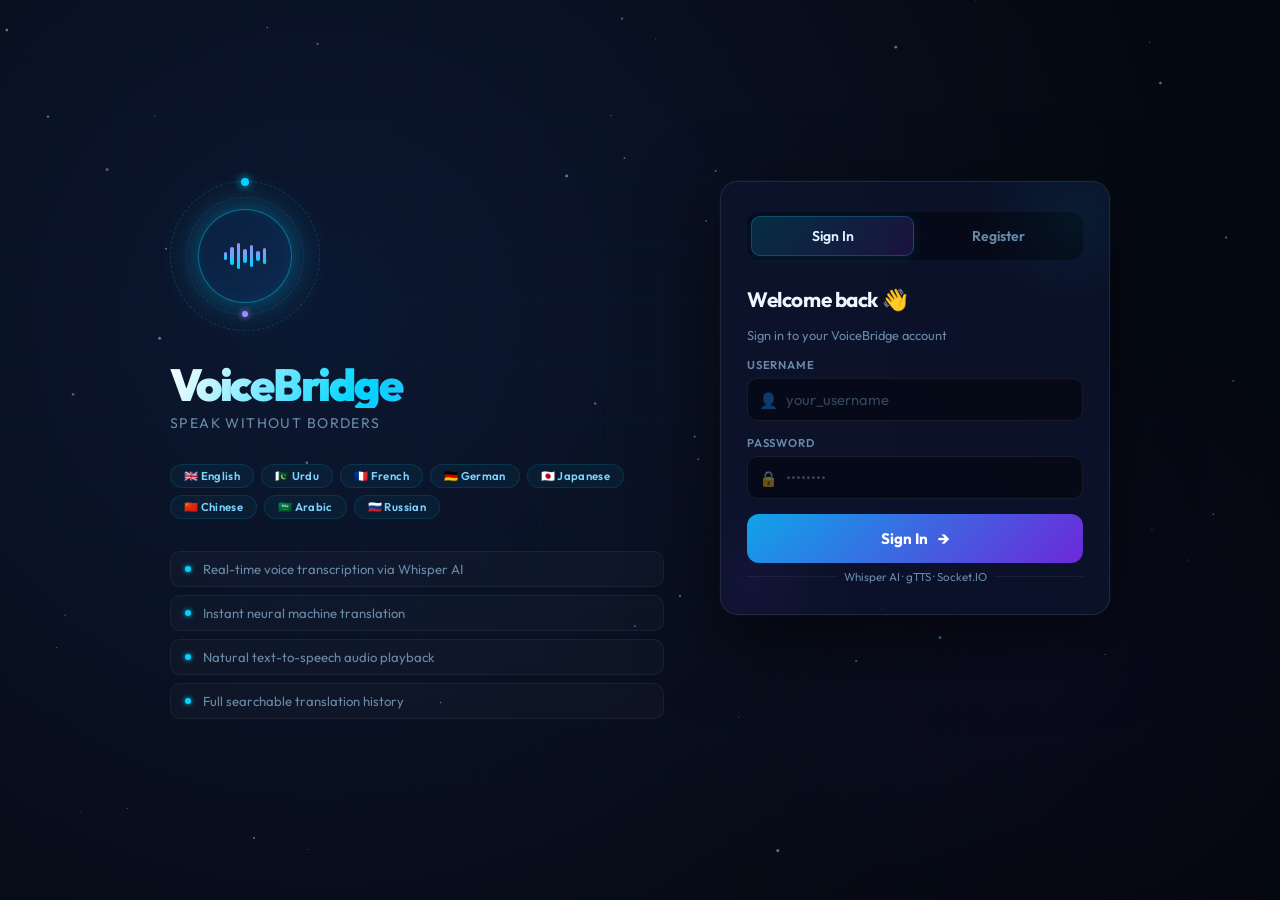
<file: frontend/index.html>
<!DOCTYPE html>
<html lang="en">
<head>
  <meta charset="UTF-8"/>
  <meta name="viewport" content="width=device-width, initial-scale=1.0"/>
  <title>VoiceBridge — Speak Without Borders</title>
  <link rel="preconnect" href="https://fonts.googleapis.com">
  <link href="https://fonts.googleapis.com/css2?family=Outfit:wght@300;400;500;600;700;800;900&family=JetBrains+Mono:wght@400;500&display=swap" rel="stylesheet">
  <style>
    *,*::before,*::after{box-sizing:border-box;margin:0;padding:0}
    :root{
      --bg:#060c1a;--c2:#0d1530;
      --neon:#00d4ff;--neon2:#7c3aed;
      --glass:rgba(255,255,255,0.04);
      --glassborder:rgba(255,255,255,0.10);
      --text:#f0f6ff;--textdim:#6a8aaa;
      --r:18px;
    }
    html,body{height:100%;overflow:hidden}
    body{font-family:'Outfit',sans-serif;background:var(--bg);color:var(--text);display:flex;align-items:center;justify-content:center;position:relative}
    #bg-canvas{position:fixed;inset:0;z-index:0;pointer-events:none}
    .grid-overlay{
      position:fixed;inset:0;z-index:1;pointer-events:none;
      background-image:linear-gradient(rgba(0,212,255,0.025) 1px,transparent 1px),linear-gradient(90deg,rgba(0,212,255,0.025) 1px,transparent 1px);
      background-size:60px 60px;
      mask-image:radial-gradient(ellipse 70% 70% at 50% 50%,black 20%,transparent 100%);
    }

    .wrapper{
      position:relative;z-index:10;
      display:flex;align-items:stretch;gap:56px;
      padding:20px;max-width:980px;width:100%;
    }

    /* ─── LEFT: BRAND ─────────────────────────────── */
    .brand-side{
      flex:1;display:flex;flex-direction:column;justify-content:center;gap:32px;
      animation:fadeUp .9s cubic-bezier(.22,1,.36,1) both;
    }
    @keyframes fadeUp{from{opacity:0;transform:translateY(24px)}to{opacity:1;transform:none}}

    /* Animated Voice Globe Logo */
    .vlogo{position:relative;width:150px;height:150px}
    .vl-glow{
      position:absolute;inset:-20px;border-radius:50%;
      background:radial-gradient(circle,rgba(0,212,255,0.12),transparent 65%);
      animation:glowPulse 3s ease-in-out infinite;
    }
    @keyframes glowPulse{0%,100%{transform:scale(1);opacity:.7}50%{transform:scale(1.15);opacity:1}}
    .vl-orbit{
      position:absolute;inset:0;border-radius:50%;
      border:1px dashed rgba(0,212,255,0.2);
      animation:orbit 8s linear infinite;
    }
    .vl-orbit::before{
      content:'';position:absolute;width:8px;height:8px;border-radius:50%;
      background:var(--neon);box-shadow:0 0 8px var(--neon);
      top:-4px;left:50%;transform:translateX(-50%);
    }
    @keyframes orbit{to{transform:rotate(360deg)}}
    .vl-orbit2{
      position:absolute;inset:16px;border-radius:50%;
      border:1px dashed rgba(124,58,237,0.25);
      animation:orbit 5s linear infinite reverse;
    }
    .vl-orbit2::before{
      content:'';position:absolute;width:6px;height:6px;border-radius:50%;
      background:#a78bfa;box-shadow:0 0 6px #a78bfa;
      bottom:-3px;left:50%;transform:translateX(-50%);
    }
    .vl-core{
      position:absolute;inset:28px;border-radius:50%;
      background:linear-gradient(135deg,#0a1e3d,#0d2a50);
      border:1.5px solid rgba(0,212,255,0.45);
      display:flex;align-items:center;justify-content:center;
      box-shadow:0 0 28px rgba(0,212,255,0.25),0 0 56px rgba(0,212,255,0.08),inset 0 0 16px rgba(0,212,255,0.06);
    }
    .wave-bars{display:flex;align-items:center;gap:3px;height:30px}
    .wb{width:3.5px;border-radius:3px;background:linear-gradient(to top,var(--neon),#a78bfa);animation:wa 1.4s ease-in-out infinite}
    .wb:nth-child(1){height:8px;animation-delay:0s}
    .wb:nth-child(2){height:18px;animation-delay:.12s}
    .wb:nth-child(3){height:26px;animation-delay:.24s}
    .wb:nth-child(4){height:14px;animation-delay:.36s}
    .wb:nth-child(5){height:22px;animation-delay:.18s}
    .wb:nth-child(6){height:10px;animation-delay:.06s}
    .wb:nth-child(7){height:16px;animation-delay:.3s}
    @keyframes wa{0%,100%{transform:scaleY(1)}50%{transform:scaleY(1.6)}}

    .brand-text{}
    .brand-name{
      font-size:2.8rem;font-weight:900;letter-spacing:-.05em;line-height:1;
      background:linear-gradient(120deg,#ffffff 0%,#00d4ff 40%,#a78bfa 80%);
      -webkit-background-clip:text;-webkit-text-fill-color:transparent;background-clip:text;
    }
    .brand-tagline{margin-top:6px;font-size:.88rem;color:var(--textdim);letter-spacing:.1em;text-transform:uppercase;font-weight:400}

    .lang-row{display:flex;flex-wrap:wrap;gap:7px}
    .lbadge{
      padding:4px 13px;border-radius:20px;font-size:.71rem;font-weight:600;
      background:rgba(0,212,255,0.05);border:1px solid rgba(0,212,255,0.12);color:#7dd3fc;
      letter-spacing:.03em;
    }

    .feat-grid{display:flex;flex-direction:column;gap:8px}
    .fi{
      display:flex;align-items:center;gap:12px;
      padding:9px 14px;border-radius:10px;
      background:rgba(255,255,255,0.025);border:1px solid rgba(255,255,255,0.05);
      font-size:.82rem;color:var(--textdim);
    }
    .fi-dot{width:6px;height:6px;border-radius:50%;background:var(--neon);flex-shrink:0;box-shadow:0 0 5px var(--neon)}

    /* ─── RIGHT: CARD ─────────────────────────────── */
    .auth-side{
      width:390px;flex-shrink:0;
      animation:fadeUp .9s cubic-bezier(.22,1,.36,1) .18s both;
    }
    .card{
      background:rgba(13,21,48,0.7);
      backdrop-filter:blur(28px);-webkit-backdrop-filter:blur(28px);
      border:1px solid rgba(255,255,255,0.09);
      border-radius:var(--r);padding:30px 26px;
      box-shadow:0 24px 80px rgba(0,0,0,0.6),0 0 0 1px rgba(0,212,255,0.04);
      position:relative;overflow:hidden;
    }
    .card::before{
      content:'';position:absolute;top:-80px;right:-80px;width:220px;height:220px;
      border-radius:50%;background:radial-gradient(circle,rgba(0,212,255,0.06),transparent 65%);pointer-events:none;
    }
    .card::after{
      content:'';position:absolute;bottom:-60px;left:-60px;width:180px;height:180px;
      border-radius:50%;background:radial-gradient(circle,rgba(124,58,237,0.07),transparent 65%);pointer-events:none;
    }

    .tabs{display:flex;background:rgba(0,0,0,0.4);border-radius:12px;padding:4px;gap:4px;margin-bottom:26px}
    .tab{
      flex:1;padding:10px;border:none;border-radius:9px;cursor:pointer;
      font-family:'Outfit',sans-serif;font-size:.88rem;font-weight:600;
      background:transparent;color:var(--textdim);transition:all .25s;
    }
    .tab.active{
      background:linear-gradient(135deg,rgba(0,212,255,0.18),rgba(124,58,237,0.18));
      color:#e0f2fe;border:1px solid rgba(0,212,255,0.25);
      box-shadow:0 2px 12px rgba(0,212,255,0.1);
    }

    .tp{display:none;flex-direction:column;gap:15px}
    .tp.active{display:flex}
    .tp-head{font-size:1.3rem;font-weight:700;letter-spacing:-.02em}
    .tp-sub{font-size:.8rem;color:var(--textdim)}

    .fld{display:flex;flex-direction:column;gap:6px}
    .fld label{font-size:.71rem;font-weight:600;color:var(--textdim);text-transform:uppercase;letter-spacing:.07em}
    .inp-wrap{position:relative}
    .inp-ico{position:absolute;left:12px;top:50%;transform:translateY(-50%);font-size:.95rem;opacity:.45;pointer-events:none}
    input[type=text],input[type=email],input[type=password]{
      width:100%;padding:11px 14px 11px 38px;
      background:rgba(0,0,0,0.4);border:1px solid rgba(255,255,255,0.07);
      border-radius:10px;color:var(--text);font-family:'Outfit',sans-serif;font-size:.92rem;
      outline:none;transition:border-color .2s,box-shadow .2s;
    }
    input:focus{border-color:rgba(0,212,255,0.45);box-shadow:0 0 0 3px rgba(0,212,255,0.07)}
    input::placeholder{color:rgba(100,130,165,0.5)}

    .btn{
      display:flex;align-items:center;justify-content:center;gap:10px;
      padding:13px;border:none;border-radius:12px;cursor:pointer;
      background:linear-gradient(135deg,#0ea5e9 0%,#6d28d9 100%);
      color:#fff;font-family:'Outfit',sans-serif;font-size:.95rem;font-weight:700;
      transition:all .25s;position:relative;overflow:hidden;
    }
    .btn::after{content:'';position:absolute;inset:0;background:linear-gradient(135deg,rgba(255,255,255,0.12),transparent);opacity:0;transition:opacity .2s}
    .btn:hover{transform:translateY(-2px);box-shadow:0 10px 36px rgba(14,165,233,0.38)}
    .btn:hover::after{opacity:1}
    .btn:active{transform:translateY(0)}
    .btn:disabled{opacity:.45;cursor:not-allowed;transform:none}
    .btn .arr{font-size:1.1rem;transition:transform .2s}
    .btn:hover .arr{transform:translateX(5px)}
    @keyframes sp{to{transform:rotate(360deg)}}
    .sp{width:16px;height:16px;border:2px solid rgba(255,255,255,0.3);border-top-color:#fff;border-radius:50%;animation:sp .6s linear infinite;display:none}
    .loading .sp{display:block}.loading .bt{display:none}.loading .arr{display:none}

    .msgbox{font-size:.8rem;border-radius:8px;padding:8px 12px;display:none;text-align:center}
    .msgbox.show{display:block}
    .msgbox.err{background:rgba(244,63,94,0.1);color:#f87171;border:1px solid rgba(244,63,94,0.18)}
    .msgbox.ok{background:rgba(16,185,129,0.1);color:#34d399;border:1px solid rgba(16,185,129,0.18)}

    .card-footer{display:flex;align-items:center;gap:8px;margin-top:6px;color:var(--textdim);font-size:.72rem;justify-content:center}
    .card-footer::before,.card-footer::after{content:'';flex:1;height:1px;background:rgba(255,255,255,0.06)}

    @media(max-width:760px){
      html,body{overflow:auto}
      .wrapper{flex-direction:column;gap:20px;padding:20px 14px;height:auto}
      .brand-side{display:none}
      .auth-side{width:100%;max-width:420px;align-self:center}
    }
  </style>
</head>
<body>
<canvas id="bg-canvas"></canvas>
<div class="grid-overlay"></div>

<div class="wrapper">
  <!-- LEFT: Brand -->
  <div class="brand-side">
    <div class="vlogo">
      <div class="vl-glow"></div>
      <div class="vl-orbit"></div>
      <div class="vl-orbit2"></div>
      <div class="vl-core">
        <div class="wave-bars">
          <div class="wb"></div><div class="wb"></div><div class="wb"></div><div class="wb"></div>
          <div class="wb"></div><div class="wb"></div><div class="wb"></div>
        </div>
      </div>
    </div>

    <div class="brand-text">
      <div class="brand-name">VoiceBridge</div>
      <div class="brand-tagline">Speak Without Borders</div>
    </div>

    <div class="lang-row">
      <span class="lbadge">🇬🇧 English</span><span class="lbadge">🇵🇰 Urdu</span>
      <span class="lbadge">🇫🇷 French</span><span class="lbadge">🇩🇪 German</span>
      <span class="lbadge">🇯🇵 Japanese</span><span class="lbadge">🇨🇳 Chinese</span>
      <span class="lbadge">🇸🇦 Arabic</span><span class="lbadge">🇷🇺 Russian</span>
    </div>

    <div class="feat-grid">
      <div class="fi"><div class="fi-dot"></div>Real-time voice transcription via Whisper AI</div>
      <div class="fi"><div class="fi-dot"></div>Instant neural machine translation</div>
      <div class="fi"><div class="fi-dot"></div>Natural text-to-speech audio playback</div>
      <div class="fi"><div class="fi-dot"></div>Full searchable translation history</div>
    </div>
  </div>

  <!-- RIGHT: Auth Card -->
  <div class="auth-side">
    <div class="card">
      <div class="tabs">
        <button class="tab active" data-p="login">Sign In</button>
        <button class="tab" data-p="register">Register</button>
      </div>

      <div class="tp active" id="p-login">
        <div class="tp-head">Welcome back 👋</div>
        <div class="tp-sub">Sign in to your VoiceBridge account</div>
        <div class="fld">
          <label>Username</label>
          <div class="inp-wrap"><span class="inp-ico">👤</span>
            <input type="text" id="l-u" placeholder="your_username" autocomplete="username"/>
          </div>
        </div>
        <div class="fld">
          <label>Password</label>
          <div class="inp-wrap"><span class="inp-ico">🔒</span>
            <input type="password" id="l-p" placeholder="••••••••" autocomplete="current-password"/>
          </div>
        </div>
        <div class="msgbox" id="l-m"></div>
        <button class="btn" id="l-btn"><div class="sp"></div><span class="bt">Sign In</span><span class="arr">→</span></button>
      </div>

      <div class="tp" id="p-register">
        <div class="tp-head">Join VoiceBridge ✨</div>
        <div class="tp-sub">Create your free account</div>
        <div class="fld">
          <label>Username</label>
          <div class="inp-wrap"><span class="inp-ico">👤</span>
            <input type="text" id="r-u" placeholder="choose_username" autocomplete="username"/>
          </div>
        </div>
        <div class="fld">
          <label>Email</label>
          <div class="inp-wrap"><span class="inp-ico">📧</span>
            <input type="email" id="r-e" placeholder="you@email.com" autocomplete="email"/>
          </div>
        </div>
        <div class="fld">
          <label>Password</label>
          <div class="inp-wrap"><span class="inp-ico">🔒</span>
            <input type="password" id="r-p" placeholder="min. 6 characters" autocomplete="new-password"/>
          </div>
        </div>
        <div class="msgbox" id="r-m"></div>
        <button class="btn" id="r-btn"><div class="sp"></div><span class="bt">Create Account</span><span class="arr">→</span></button>
      </div>

      <div class="card-footer">Whisper AI · gTTS · Socket.IO</div>
    </div>
  </div>
</div>

<script>
const API="http://localhost:5000";

/* Particle canvas */
(function(){
  const cv=document.getElementById('bg-canvas'),cx=cv.getContext('2d');
  let W,H,pts=[];
  const resize=()=>{W=cv.width=innerWidth;H=cv.height=innerHeight;init()};
  const init=()=>{pts=[];for(let i=0;i<55;i++)pts.push({x:Math.random()*W,y:Math.random()*H,vx:(Math.random()-.5)*.35,vy:(Math.random()-.5)*.35,r:Math.random()*1.2+.4,h:Math.random()>.5?195:270})};
  const draw=()=>{
    cx.clearRect(0,0,W,H);
    const g=cx.createRadialGradient(W*.25,H*.35,.1,W*.25,H*.35,W*.7);
    g.addColorStop(0,'#0c1832');g.addColorStop(.6,'#080e1c');g.addColorStop(1,'#040810');
    cx.fillStyle=g;cx.fillRect(0,0,W,H);
    const g2=cx.createRadialGradient(W*.82,H*.72,.1,W*.82,H*.72,W*.4);
    g2.addColorStop(0,'rgba(100,40,200,0.07)');g2.addColorStop(1,'transparent');
    cx.fillStyle=g2;cx.fillRect(0,0,W,H);
    pts.forEach(p=>{
      p.x+=p.vx;p.y+=p.vy;
      if(p.x<0||p.x>W)p.vx*=-1;if(p.y<0||p.y>H)p.vy*=-1;
      cx.beginPath();cx.arc(p.x,p.y,p.r,0,Math.PI*2);
      cx.fillStyle=`hsla(${p.h},90%,72%,0.55)`;cx.fill();
    });
    for(let i=0;i<pts.length;i++)for(let j=i+1;j<pts.length;j++){
      const d=Math.hypot(pts[i].x-pts[j].x,pts[i].y-pts[j].y);
      if(d<110){cx.beginPath();cx.moveTo(pts[i].x,pts[i].y);cx.lineTo(pts[j].x,pts[j].y);cx.strokeStyle=`rgba(0,200,255,${(1-d/110)*0.07})`;cx.lineWidth=.4;cx.stroke()}
    }
    requestAnimationFrame(draw);
  };
  window.addEventListener('resize',resize);resize();draw();
})();

/* Tabs */
document.querySelectorAll('.tab').forEach(t=>t.addEventListener('click',()=>{
  document.querySelectorAll('.tab,.tp').forEach(e=>e.classList.remove('active'));
  t.classList.add('active');document.getElementById('p-'+t.dataset.p).classList.add('active');
}));

const showMsg=(id,txt,type)=>{const e=document.getElementById(id);e.textContent=txt;e.className='msgbox show '+(type==='ok'?'ok':'err')};
const setLoad=(b,on)=>{b.classList.toggle('loading',on);b.disabled=on};

/* Login */
document.getElementById('l-btn').addEventListener('click',async()=>{
  const b=document.getElementById('l-btn');setLoad(b,true);
  const body={username:document.getElementById('l-u').value.trim(),password:document.getElementById('l-p').value};
  if(!body.username||!body.password){showMsg('l-m','Please fill in all fields.');setLoad(b,false);return}
  try{
    const r=await fetch(`${API}/api/login`,{method:'POST',headers:{'Content-Type':'application/json'},body:JSON.stringify(body)});
    const d=await r.json();
    if(!r.ok)showMsg('l-m',d.error||'Login failed.');
    else{localStorage.setItem('vb_token',d.token);localStorage.setItem('vb_user',d.username);showMsg('l-m','Welcome back! Loading…','ok');setTimeout(()=>location.href='translate.html',700)}
  }catch{showMsg('l-m','Cannot reach server. Start the backend first.')}
  setLoad(b,false);
});

/* Register */
document.getElementById('r-btn').addEventListener('click',async()=>{
  const b=document.getElementById('r-btn');setLoad(b,true);
  const body={username:document.getElementById('r-u').value.trim(),email:document.getElementById('r-e').value.trim(),password:document.getElementById('r-p').value};
  if(!body.username||!body.email||!body.password){showMsg('r-m','Please fill in all fields.');setLoad(b,false);return}
  try{
    const r=await fetch(`${API}/api/register`,{method:'POST',headers:{'Content-Type':'application/json'},body:JSON.stringify(body)});
    const d=await r.json();
    if(!r.ok)showMsg('r-m',d.error||'Registration failed.');
    else{showMsg('r-m','Account created! Please sign in.','ok');setTimeout(()=>{document.querySelector('[data-p="login"]').click();document.getElementById('l-u').value=body.username},800)}
  }catch{showMsg('r-m','Cannot reach server.')}
  setLoad(b,false);
});

['l-u','l-p'].forEach(id=>document.getElementById(id)?.addEventListener('keydown',e=>{if(e.key==='Enter')document.getElementById('l-btn').click()}));
['r-u','r-e','r-p'].forEach(id=>document.getElementById(id)?.addEventListener('keydown',e=>{if(e.key==='Enter')document.getElementById('r-btn').click()}));
if(localStorage.getItem('vb_token'))location.href='translate.html';
</script>
</body>
</html>
</file>
